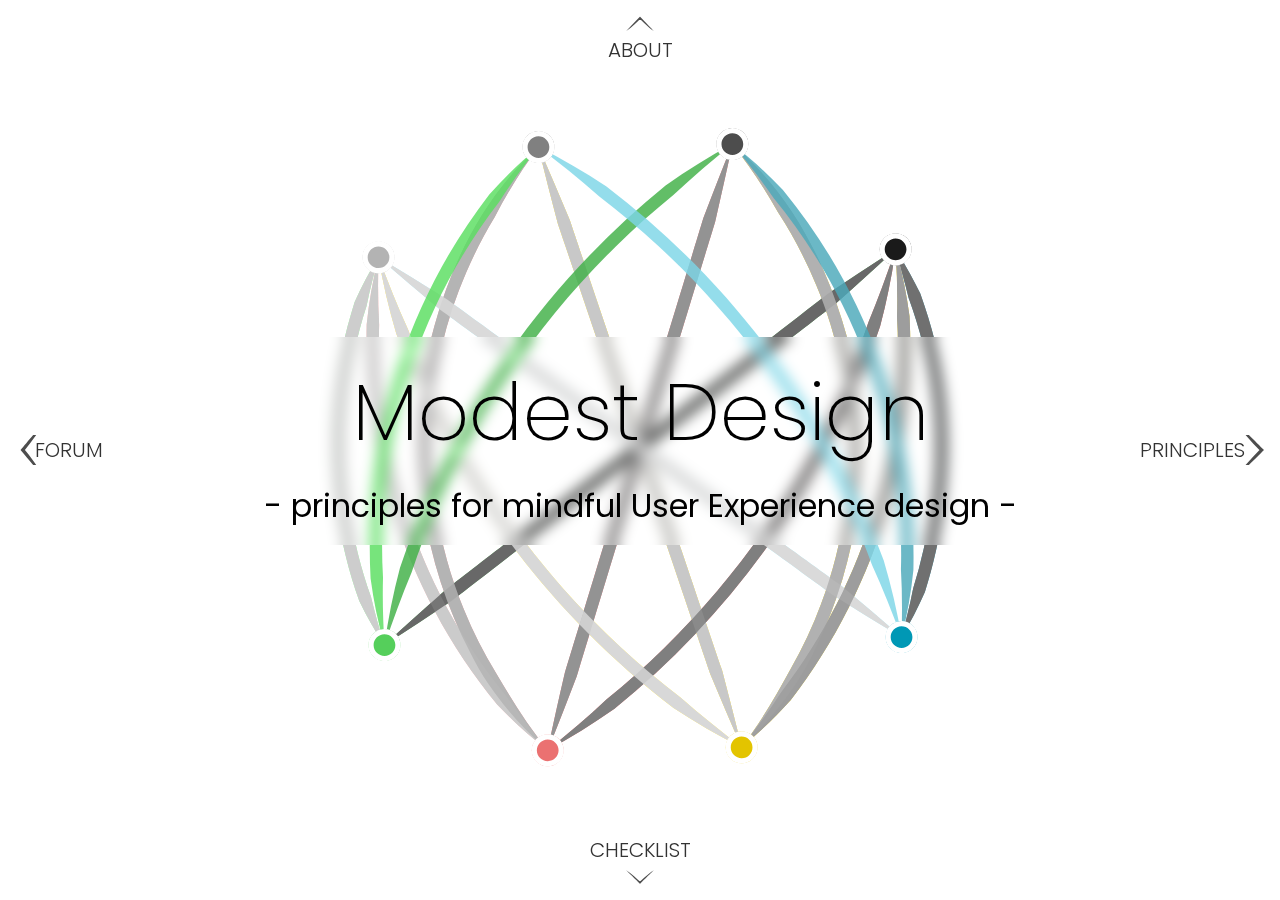
<file: index.html>
<!DOCTYPE html>
<html lang="en">
  <head>
    <meta charset="UTF-8">
    <meta name="viewport" content="width=device-width, initial-scale=1.0">
    <title>Modest Design</title>
    <link rel="stylesheet" href="./style.css">
    <link rel="icon" href="./img/mdIcon.svg" type="image/x-icon">
    <link rel="preconnect" href="https://fonts.googleapis.com">
<link rel="preconnect" href="https://fonts.gstatic.com" crossorigin>
<link href="https://fonts.googleapis.com/css2?family=Poppins:ital,wght@0,100;0,200;0,300;0,400;0,500;0,600;0,700;0,800;0,900;1,100;1,200;1,300;1,400;1,500;1,600;1,700;1,800;1,900&display=swap" rel="stylesheet">
  </head>
  <body>
    <main class="home">
        <div>
            <h1>Modest Design</h1>
            <h2>- principles for mindful User Experience design -</h2>
        </div>
    </main>
    <a class="nav" id="arrow-up" href="about.html">About</a>
    <a class="nav" id="arrow-down" href="checklist.html">Checklist</a>
    <a class="nav" id="arrow-right" href="principles.html">Principles</a>
    <a class="nav" id="arrow-left" href="/forum">Forum</a>
    <script>
    </script>
  </body>
</html>
</file>
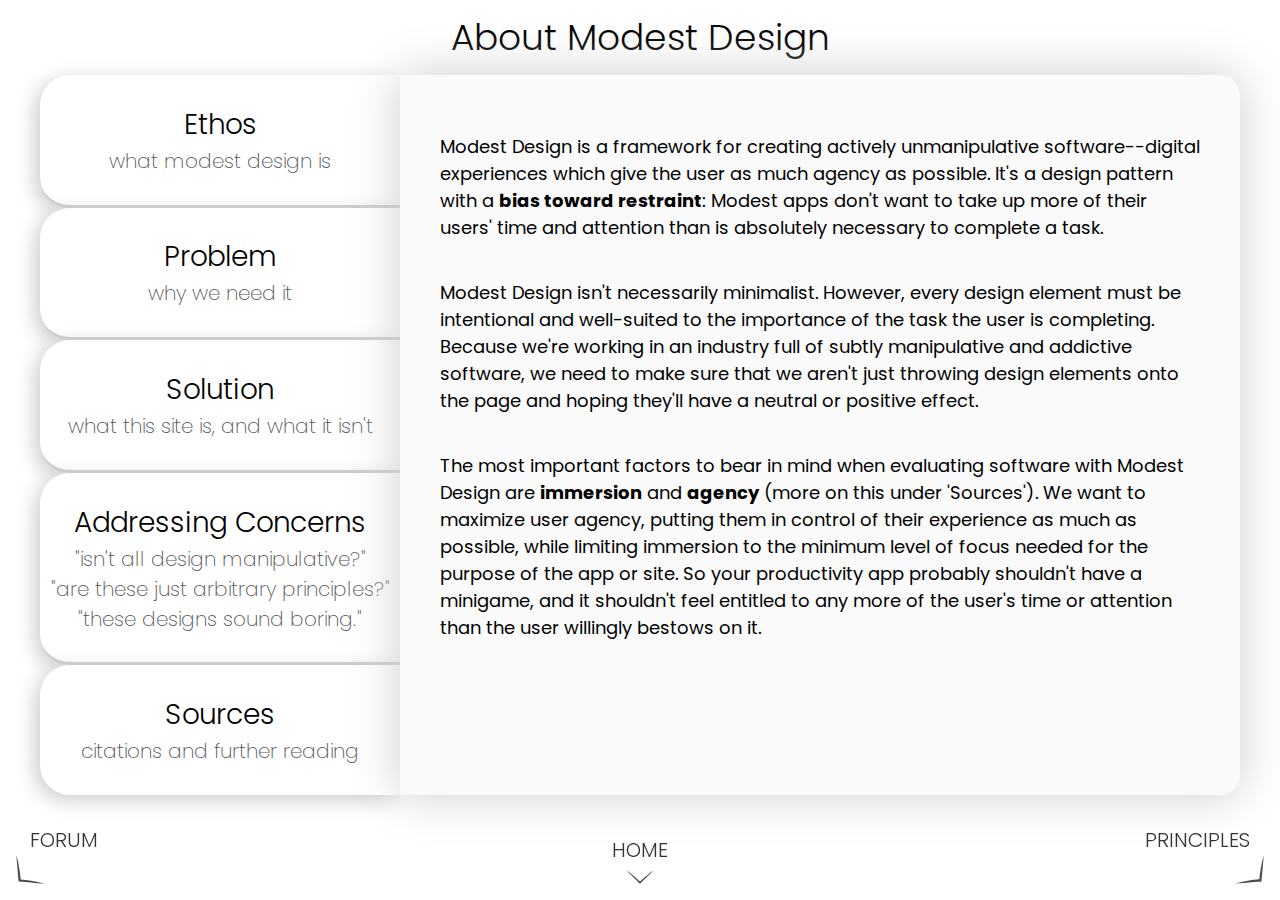
<file: about.html>
<!DOCTYPE html>
<html lang="en">
  <head>
    <meta charset="UTF-8">
    <meta name="viewport" content="width=device-width, initial-scale=1.0">
    <title>Modest Design</title>
    <link rel="stylesheet" href="./style.css">
    <link rel="icon" href="./img/mdIcon.svg" type="image/x-icon">
    <link rel="preconnect" href="https://fonts.googleapis.com">
      <link rel="preconnect" href="https://fonts.gstatic.com" crossorigin>
      <link href="https://fonts.googleapis.com/css2?family=Poppins:ital,wght@0,100;0,200;0,300;0,400;0,500;0,600;0,700;0,800;0,900;1,100;1,200;1,300;1,400;1,500;1,600;1,700;1,800;1,900&display=swap" rel="stylesheet">
  </head>
  <body class="about">
    <main>
        <h1>About Modest Design</h1>
        <div class="about-card">
          <div class="left-column">
            <div class="about-heading"><h2>Ethos</h2> <h3>What modest design is</h3> </div>
            <div class="about-heading"><h2>Problem</h2> <h3>Why we need it</h3></div>
            <div class="about-heading"><h2>Solution</h2> <h3>What this site is, and what it isn't</h3></div>
            <div class="about-heading"><h2>Addressing Concerns</h2><h3>"Isn't all design manipulative?"</h3><h3>"Are these just arbitrary principles?"</h3><h3>"These designs sound boring."</h3></div>
            <div class="about-heading"><h2>Sources</h2> <h3>citations and further reading</h3></div>
            
          </div>
          <div class="right-column">
            <div class="about-content active">
              <p>Modest Design is a framework for creating actively unmanipulative software--digital experiences which give the user as much agency as possible. It's a design pattern with a <b>bias toward restraint</b>: Modest apps don't want to take up more of their users' time and attention than is absolutely necessary to complete a task.</p>
              <p>Modest Design isn't necessarily minimalist. However, every design element must be intentional and well-suited to the importance of the task the user is completing. Because we're working in an industry full of subtly manipulative and addictive software, we need to make sure that we aren't just throwing design elements onto the page and hoping they'll have a neutral or positive effect.</p>
              <p>The most important factors to bear in mind when evaluating software with Modest Design are <b>immersion</b> and <b>agency</b> (more on this under 'Sources'). We want to maximize user agency, putting them in control of their experience as much as possible, while limiting immersion to the minimum level of focus needed for the purpose of the app or site. So your productivity app probably shouldn't have a minigame, and it shouldn't feel entitled to any more of the user's time or attention than the user willingly bestows on it.</p>
            </div>
            <div class="about-content">
                <p><b>The software we use every day is bad for us, and UX is a large part of the problem.</b> A <a href="https://www.reviews.org/mobile/cell-phone-addiction/." target="_blank">2022 poll</a> indicates that 47% of Americans consider themselves addicted to their cell phones. Use of digital devices has been linked to eye strain, insomnia, anxiety, depression, lack of focus, and decreased attention spans.</p>
                <p>UX researchers have done a lot of work to identify the causes of these effects. The <a href="https://darkpatterns.uxp2.com/" target="_blank">UXP2 Lab</a> lists five major types of deceptive "dark patterns" in UX, while Harry Brignull, who coined the term, identifies <a href="https://deceptive.design/types" target="_blank">16 types of deceptive design</a> and even maintains a <a href="https://www.deceptive.design/hall-of-shame" target="_blank">"hall of shame"</a> for the most flagrant abuses. Similarly, Chris Nodder writes about the <a href="https://evilbydesign.info/" target="_blank">"Seven Deadly Sins" of interaction design.</a> In short, we know it's a problem, and we're always finding new and inventive abuses of UX design.</p>
                <p>Itentifying the problem is an important first step, but our growing lists of design patterns to avoid isn't going to help us design for our users' well-being so long as what constitutes "good design" is decided by for-profit companies who just want to keep their users' eyes glued to their screens.</p>
                <p>That's where Modest Design comes in. It is an attempt to provide a positive list of qualities for mindful UX design so that we can set a new standard for design that doesn't impose on its users.</p>
            </div>
            <div class="about-content">
                <p>More than anything, this website is meant to start a conversation.</p>
                <p>Good design tends to go unnoticed, because it doesn't draw attention to itself--this is doubly true for Modest Design. This site is a place to identify, admire, and emulate software interfaces which do exactly what they're meant to do, nothing more. So, please, if you have an example of Modest Design you've encountered out in the wild, share it in the forum.</p>
                <p>And if you disagree about what Modest Design is or should be, share that, too! Finding better ways to talk about healthier software design will require input from within the industry and outside it, from everyone involved with these applications--from their design, to their deployment, to their everyday use. </p>
                <p>These principles aren't backed by research or user testimonies--yet. One of the biggest ways you can advance these principles is by trying them out and seeing what happens. Consider using these principles to create modest versions of all the apps that tend to keep you glued to the screen and report back on whether it changes your screen time. Use the checklist to evaluate your current project and see if it corresponds with user feedback. Go a month only using apps you consider to be modest and see how it affects your mental health. Put these ideas to the test! Then, whatever the result, come back here and talk about it.</p>
            </div>
            <div class="about-content">
                <h4>Isn't all design manipulative?</h4>
                <p>If you want to be cynical about it, maybe. But there are lots of examples of design affecting people in positive ways. If you've ever sat in an office with lots of natural lighting, or taken in the calming art prints and color palettes of a therapist's office, or listened to a playlist of music curated for focus, your mood and thoughts have been influenced by design. Should we write all that off as "manipulative?" </p>

                <p>All design influences its users--that's a fundamental principle in UX. But this project is based in the notion that not all influence needs to be manipulative. Influencing each other is just what humans do, and influence on its own is not necessarily a bad thing.</p>

                <p>So where is the line between influence and manipulation?There are a lot of different answers out there, but for our purposes we'll say that <b>influence becomes manipulation when its effectiveness depends on  limiting the agency and/or awareness of the person being influenced.</b></p>
                
                <h4>Are these just arbitrary principles?</h4>
                
                <p>Yes, to an extent. There's no definitive metric for defining the goodness of a piece of software, and there's no scientific research to show that the sixteen principles presented here are the most important qualities for mindful software design.</p>

                <p>However, this set of principles was chosen thoughtfully so that it could cover as many of the pitfalls that lead to manipulative design practices as possible. At the same time, they need to be clear, organized, and useful categories in order to help us talk more directly about the rather abstract idea of mindful software.</p>

                <p>Each principle combines one thing which software <i>does</i> (an affordance) with one thing it <i>should be</i>  (a virtue). The result is a sort of ideal quality we can use to talk about *how* the software affects its users ("This app is spatially imbalanced," for instance, or "the participatory features of this website aren't very accessible"). The affordances are pulled from the work of Janet Murray, a digital media scholar (see 'Sources'), while the virtues were carefully chosen as part of this project. They aren't meant to be definitive; they're meant to be a helpful tool for designers and a way to spark conversation in the UX industry about what makes software good for its users. </p>
                
                <p>If you have strong opinions on the qualities I've selected for this list, and if you'd care to do some conversation-starting of your own, consider <a href="/forum">creating a discussion thread </a> here.</p>
                
                <h4>These designs sound boring.</h4>
                
                <p>They might be. They're certainly not going to go out of their way to entertain users, assuming their purpose is something other than entertainment. But they're boring in the way that the navigation system in your car should be boring, or the computer display in an operating room is boring--the kind of boring which acknowledges that you have more important things to pay attention to right now.</p>
            </div>
            <div class="about-content">
              <p>Content block #5: sources</p>
            </div>
            <div class="about-content">
              <p>This is the about-content for Heading 6</p>
            </div>
          </div>
        </div>

    </main>
    <a class="nav" id="arrow-down" href="index.html">Home</a>
    <a class="nav" id="arrow-dr" href="principles.html">Principles</a>
    <a class="nav" id="arrow-dl" href="/forum">Forum</a>

    <script>
        const headings = document.querySelectorAll('.about-heading');
        const contents = document.querySelectorAll('.about-content');

        headings.forEach((heading, index) => {
          heading.addEventListener('click', () => {
            removeActiveClasses();
            heading.classList.add('active');
            contents[index].classList.add('active');
          });
        });

        function removeActiveClasses() {
          headings.forEach((heading) => {
            heading.classList.remove('active');
          });
          contents.forEach((content) => {
            content.classList.remove('active');
          });
        } 
    </script>
  </body>
</html>
</file>
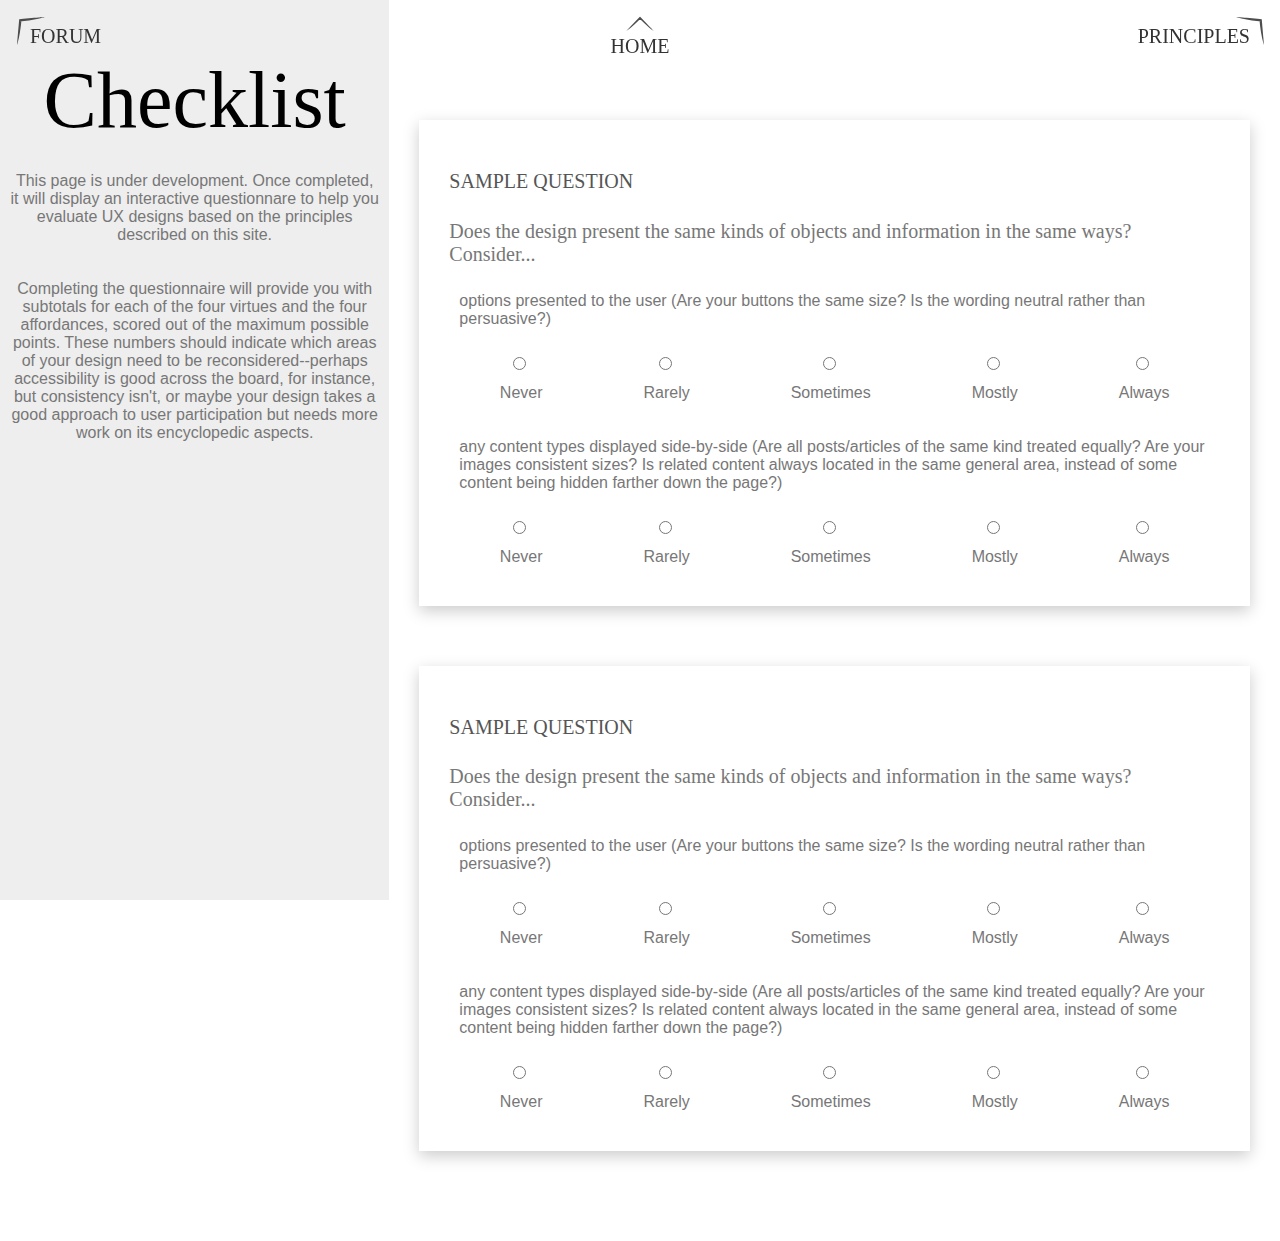
<file: checklist.html>
<!DOCTYPE html>
<html lang="en">
  <head>
    <meta charset="UTF-8">
    <meta name="viewport" content="width=device-width, initial-scale=1.0">
    <title>Modest Design</title>
    <link rel="stylesheet" href="./style.css">
    <link rel="icon" href="./img/mdIcon.svg" type="image/x-icon">
  </head>
  <body>
    <main class="checklist">
        <div class="col">
        <h1>Checklist</h1>
        <p>This page is under development. Once completed, it will display an interactive questionnare to help you evaluate UX designs based on the principles described on this site.</p>
        <p>Completing the questionnaire will provide you with subtotals for each of the four virtues and the four affordances, scored out of the maximum possible points. These numbers should indicate which areas of your design need to be reconsidered--perhaps accessibility is good across the board, for instance, but consistency isn't, or maybe your design takes a good approach to user participation but needs more work on its encyclopedic aspects.</p>
        </div>
        <div class="questionnaire">
            <div class="question-set">
            <h3>Sample Question</h3>
            <div><h4>Does the design present the same kinds of objects and information in the same ways? Consider... </h4>
                <p>options presented to the user (Are your buttons the same size? Is the wording neutral rather than persuasive?)</p>
                <div class="options">
                    <div class="radio-input">
                        <input type="radio" id="cons-opt-never" name="cons-opt" value="never">
                        <label for="cons-opt-never">Never</label>
                    </div><div class="radio-input">
                        <input type="radio" id="cons-opt-rarely" name="cons-opt" value="rarely">
                        <label for="cons-opt-rarely">Rarely</label>
                    </div><div class="radio-input">
                        <input type="radio" id="cons-opt-sometimes" name="cons-opt" value="sometimes">
                        <label for="cons-opt-sometimes">Sometimes</label>
                    </div><div class="radio-input">
                        <input type="radio" id="cons-opt-most" name="cons-opt" value="most">
                        <label for="cons-opt-most">Mostly</label>
                    </div><div class="radio-input">
                        <input type="radio" id="cons-opt-always" name="cons-opt" value="always">
                        <label for="cons-opt-always">Always</label>
                    </div>
                </div>
                <p>any content types displayed side-by-side (Are all posts/articles of the same kind treated equally? Are your images consistent sizes? Is related content always located in the same general area, instead of some content being hidden farther down the page?)</p>
                    <div class="options">
                    <div class="radio-input">
                        <input type="radio" id="cons-cont-never" name="cons-cont" value="never">
                        <label for="cons-cont-never">Never</label>
                    </div><div class="radio-input">
                        <input type="radio" id="cons-cont-rarely" name="cons-cont" value="rarely">
                        <label for="cons-cont-rarely">Rarely</label>
                    </div><div class="radio-input">
                        <input type="radio" id="cons-cont-sometimes" name="cons-cont" value="sometimes">
                        <label for="cons-cont-sometimes">Sometimes</label>
                    </div><div class="radio-input">
                        <input type="radio" id="cons-cont-most" name="cons-cont" value="most">
                        <label for="cons-cont-most">Mostly</label>
                    </div><div class="radio-input">
                        <input type="radio" id="cons-cont-always" name="cons-cont" value="always">
                        <label for="cons-cont-always">Always</label>
                    </div>
                </div>
            </div>
            </div>
            <div class="question-set">
            <h3>Sample Question</h3>
            <div><h4>Does the design present the same kinds of objects and information in the same ways? Consider... </h4>
                <p>options presented to the user (Are your buttons the same size? Is the wording neutral rather than persuasive?)</p>
                <div class="options">
                    <div class="radio-input">
                        <input type="radio" id="cons-opt-never" name="cons-opt" value="never">
                        <label for="cons-opt-never">Never</label>
                    </div><div class="radio-input">
                        <input type="radio" id="cons-opt-rarely" name="cons-opt" value="rarely">
                        <label for="cons-opt-rarely">Rarely</label>
                    </div><div class="radio-input">
                        <input type="radio" id="cons-opt-sometimes" name="cons-opt" value="sometimes">
                        <label for="cons-opt-sometimes">Sometimes</label>
                    </div><div class="radio-input">
                        <input type="radio" id="cons-opt-most" name="cons-opt" value="most">
                        <label for="cons-opt-most">Mostly</label>
                    </div><div class="radio-input">
                        <input type="radio" id="cons-opt-always" name="cons-opt" value="always">
                        <label for="cons-opt-always">Always</label>
                    </div>
                </div>
                <p>any content types displayed side-by-side (Are all posts/articles of the same kind treated equally? Are your images consistent sizes? Is related content always located in the same general area, instead of some content being hidden farther down the page?)</p>
                    <div class="options">
                    <div class="radio-input">
                        <input type="radio" id="cons-cont-never" name="cons-cont" value="never">
                        <label for="cons-cont-never">Never</label>
                    </div><div class="radio-input">
                        <input type="radio" id="cons-cont-rarely" name="cons-cont" value="rarely">
                        <label for="cons-cont-rarely">Rarely</label>
                    </div><div class="radio-input">
                        <input type="radio" id="cons-cont-sometimes" name="cons-cont" value="sometimes">
                        <label for="cons-cont-sometimes">Sometimes</label>
                    </div><div class="radio-input">
                        <input type="radio" id="cons-cont-most" name="cons-cont" value="most">
                        <label for="cons-cont-most">Mostly</label>
                    </div><div class="radio-input">
                        <input type="radio" id="cons-cont-always" name="cons-cont" value="always">
                        <label for="cons-cont-always">Always</label>
                    </div>
                </div>
            </div>
            </div>
        </div>
            
    </main>
    <a class="nav" id="arrow-up" href="index.html">Home</a>
    <a class="nav" id="arrow-ur" href="principles.html">Principles</a>
    <a class="nav" id="arrow-ul" href="/forum">Forum</a>
    <script>
    </script>
  </body>
</html>
</file>
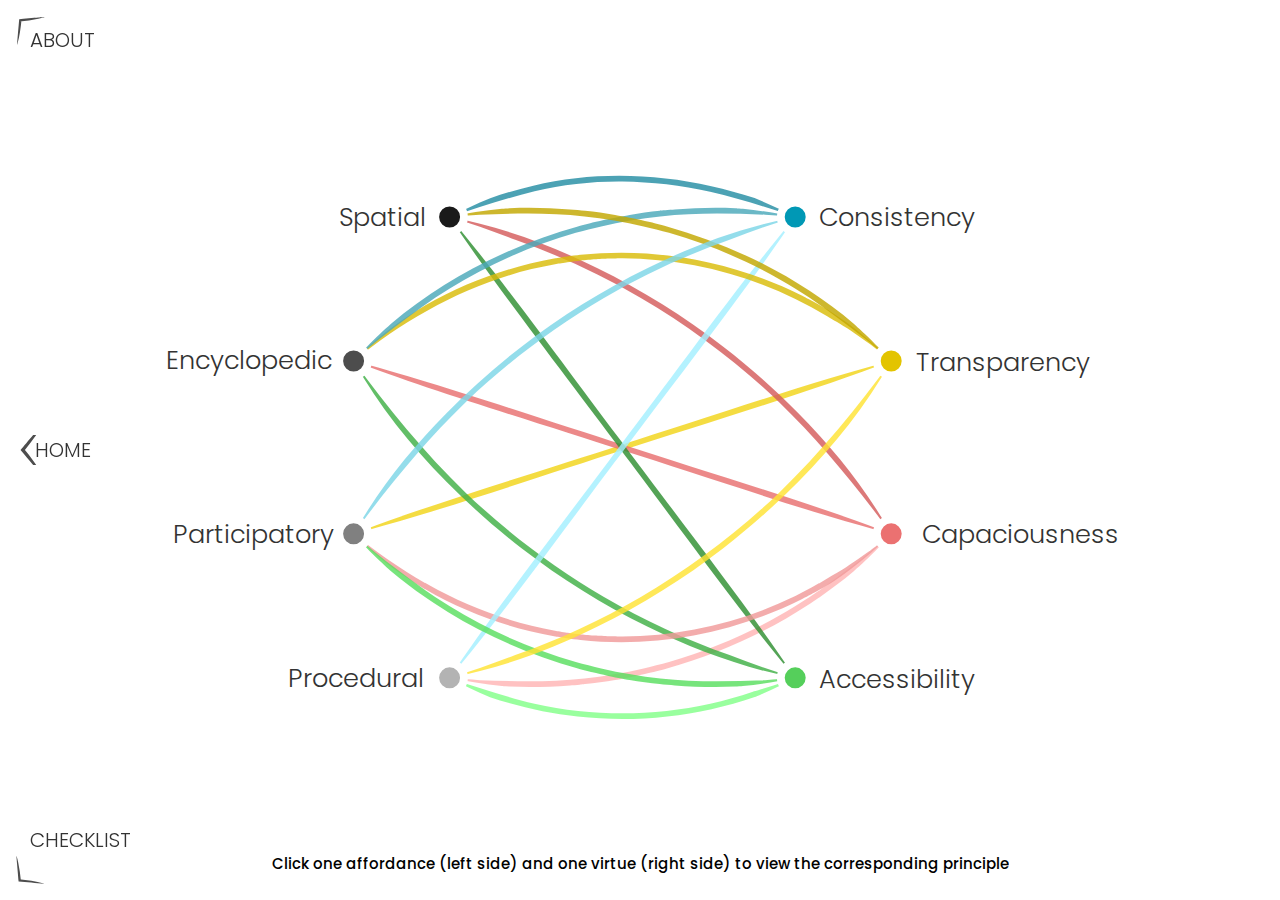
<file: principles.html>
<!DOCTYPE html>
<html lang="en">
  <head>
    <meta charset="UTF-8">
    <meta name="viewport" content="width=device-width, initial-scale=1.0">
    <title>Modest Design</title>
    <link rel="stylesheet" href="./style.css">
    <link rel="icon" href="./img/mdIcon.svg" type="image/x-icon">
      <link rel="preconnect" href="https://fonts.googleapis.com">
      <link rel="preconnect" href="https://fonts.gstatic.com" crossorigin>
      <link href="https://fonts.googleapis.com/css2?family=Poppins:ital,wght@0,100;0,200;0,300;0,400;0,500;0,600;0,700;0,800;0,900;1,100;1,200;1,300;1,400;1,500;1,600;1,700;1,800;1,900&display=swap" rel="stylesheet">
  </head>
  <body>
    <main>
        <div id="md-chart" class="md-chart">
            <h2 class="chart-caption">Click one affordance (left side) and one virtue (right side) to view the corresponding principle</h2>
            <svg id="Layer_1" data-name="Layer 1" xmlns="http://www.w3.org/2000/svg" viewBox="0 0 1800 1008">
              <g>
                <g style="opacity: .82;">
                  <path d="m632.25067,189.02138c18.62006-9.61127,37.60095-18.57906,57.10828-26.51051,19.89789-6.77232,40.09167-12.75597,60.59344-17.51735,81.98808-19.60392,168.34678-17.56341,250.39792.64597,20.53079,4.56752,40.82864,10.17793,60.79178,16.80108,19.59143,7.73669,38.69836,16.57565,57.1106,26.58081-39.41246-13.7127-79.08179-26.0231-119.6378-35.5734-40.51668-9.11943-81.99678-13.71478-123.50081-14.37385-41.30853-.43637-83.12797,4.22049-123.34423,13.71031-40.50995,9.83587-79.76077,23.49961-119.51917,36.23694h0Z" style="fill: #248da3;"/>
                </g>
                <g style="opacity: .82;">
                  <path d="m632.25067,837.02405c14.69216,5.47279,29.50809,10.59794,44.49195,15.17611,24.89429,7.36246,49.47415,15.84619,74.93192,21.172,60.73294,13.58622,123.87911,16.99134,185.73751,10.19243,41.28569-4.46292,82.03924-13.68845,121.37044-26.97496-.00002-.00009,3.76744-1.01858,3.76744-1.01858l3.74194-1.10101c12.40476-3.64074,25.04044-7.68306,37.2038-12.0625,4.95098-1.69794,9.82794-3.58514,14.75701-5.38348-15.9679,8.95615-32.67753,17.03733-49.58947,24.1246-1.86515.79683-5.42741,2.29709-7.30689,3.01545-19.93823,6.76058-40.24017,12.44454-60.79022,17.01815-61.59055,13.84554-125.61133,17.13254-188.35572,10.37333-41.86015-4.64522-83.16897-13.91456-123.07671-27.35353-19.53689-7.84073-38.56002-16.84658-56.88301-27.178h0Z" style="fill: #82ff89;"/>
                </g>
                <g style="opacity: .82;">
                  <path d="m497.25009,634.52325c104.82866-40.84368,268.46893-89.61703,376.77744-125.30915,109.23704-34.27482,269.66119-89.52694,379.2244-117.69173-104.86782,40.73183-268.44872,89.67368-376.77614,125.30894-109.25538,34.21775-269.62803,89.64121-379.2257,117.69194h0Z" style="fill: #f2d418;"/>
                </g>
                <g style="opacity: .82;">
                  <path d="m632.25067,837.02405c13.64762,1.37958,28.56354,2.50394,42.25282,3.26805,49.13852,1.8332,98.51402,3.12681,147.46286-2.47785,27.38547-2.88729,56.2442-7.72237,83.08636-13.98398,11.41727-2.39691,24.42898-6.16109,35.74294-9.08889,62.37186-18.07831,122.58401-44.29081,177.77709-78.54114,27.10511-16.35846,52.3272-35.49655,77.52422-54.58628,13.66849-10.31824,28.26233-21.89289,41.20618-33.10891,5.4955-4.58467,10.73956-9.37356,15.95033-13.98197-5.73841,6.34877-12.205,13.41318-18.05933,19.47171-5.32471,5.37575-13.36637,13.47953-18.93274,18.67911-4.13637,4.00391-11.33102,10.47247-15.67926,14.42798-76.19517,63.8235-167.15444,109.91689-262.74144,136.69818-5.13505,1.34325-15.47121,4.11169-20.60513,5.45915-6.0323,1.50638-14.66604,3.25604-20.79086,4.69921-7.1575,1.76798-23.97901,4.64168-31.38756,6.07334-13.82038,2.17688-28.2802,4.31013-42.23557,5.7366.00006.0001-5.2948.60032-5.2948.60032,0,0-2.64746.29938-2.64746.29938-3.00555.25735-10.42764.82313-13.2792,1.0634-28.33146,2.22805-56.78922,2.71431-85.18797,1.67049l-5.31488-.41742s-2.65588-.21503-2.65588-.21503c0,0-2.65179-.28113-2.65179-.28113-24.40168-2.37186-49.58964-6.22059-73.53894-11.46429h0Z" style="fill: #ffb5b5;"/>
                </g>
                <g style="opacity: .82;">
                  <path d="m1253.25317,634.52325c-108.99391-27.88512-270.40528-83.59257-379.22574-117.69188-108.74934-35.79227-271.32189-84.36049-376.77624-125.30856,108.96058,27.99884,270.42201,83.53475,379.2247,117.69141,108.73093,35.84929,271.36146,84.24817,376.77728,125.30903h0Z" style="fill: #e86f6f;"/>
                </g>
                <g style="opacity: .82;">
                  <path d="m632.25067,189.02138c72.4415,13.55703,142.12197,39.30725,208.05692,72.04098,62.13404,30.57254,122.03191,67.86865,176.80066,110.22841,36.8344,28.38156,72.89862,60.41721,105.56311,93.58128,50.55231,50.91852,95.31346,107.09992,130.58089,169.65188-47.92899-65.60079-99.40762-129.01565-157.93516-185.45818-58.62125-55.99176-124.13053-105.4308-194.1425-146.27954-55.94601-32.56594-115.58966-60.28233-176.62601-81.74609-30.24083-11.91664-61.20684-22.52065-92.29791-32.01875h0Z" style="fill: #d45b5b;"/>
                </g>
                <g style="opacity: .82;">
                  <path d="m1118.25269,837.02405c-72.44161-13.55695-142.12196-39.3073-208.05698-72.04094-62.13399-30.57265-122.03196-67.86863-176.80066-110.22844-36.83446-28.38153-72.89858-60.41723-105.56311-93.58128-50.55236-50.91856-95.31333-107.09988-130.58092-169.65185,47.92902,65.60083,99.40772,129.01548,157.93512,185.45821,58.62141,55.99162,124.13056,105.43082,194.14262,146.27948,55.94597,32.56604,115.58958,60.2823,176.62595,81.7461,30.24085,11.91665,61.20686,22.52071,92.29797,32.01872h0Z" style="fill: #3fb045;"/>
                </g>
                <g style="opacity: .82;">
                  <path d="m632.25067,189.02138c74.17571,87.55784,175.74135,229.04861,246.20145,321.60108,69.42886,93.90014,176.05594,230.21884,239.8,326.40045-74.08273-87.63124-175.78838-229.01103-246.20087-321.59996-69.38088-93.9361-176.15311-230.15003-239.80058-326.40157h0Z" style="fill: #2e8f31;"/>
                </g>
                <g style="opacity: .82;">
                  <path d="m497.25009,634.52325c73.22489,59.8379,158.15708,106.80554,250.30516,129.27621,11.33047,2.69944,23.21982,5.12288,34.69783,7.22469,1.6615.29335,13.89392,2.15762,15.91697,2.49725,5.82942.85794,13.28825,1.65431,19.18234,2.41396,4.05214.37468,14.98497,1.36124,19.25765,1.72212,4.46711.26417,15.03918.78507,19.30787,1.02341,3.94772.05219,15.20595.28183,19.33381.34294,100.8505-.6809,201.83577-29.00858,288.00999-81.50165,4.35062-2.75634,9.45392-5.62921,13.88015-8.20209,4.73681-2.91391,9.58062-6.00357,13.69416-8.54169,4.10946-2.55592,6.92658-4.64481,10.7622-7.15278,6.62243-4.30033,14.78304-10.36169,21.17387-14.89324-.00011.00004,10.26917-7.90474,10.26917-7.90474,0,0,5.15515-3.94269,5.15515-3.94269,4.80911-3.91366,10.59855-8.72608,15.05691-12.36174-24.40664,24.59477-51.23379,47.03154-80.24771,66.43132-6.06161,4.13394-15.99882,9.5811-22.47584,13.38076-2.57531,1.43703-12.16094,6.57009-14.37295,7.79207-1.62113.8375-7.01116,3.51681-8.76073,4.4131-95.50073,47.56052-204.61783,68.79984-310.8942,57.34965-5.92514-.77718-13.56151-1.56641-19.46653-2.44955-.00003-.00007-12.92282-2.02619-12.92282-2.02619,0,0-3.23035-.50842-3.23035-.50842-11.63375-2.13059-23.71324-4.59013-35.21029-7.33216-92.76542-22.85143-181.55207-68.1558-248.42182-137.05053h0Z" style="fill: #f09a9a;"/>
                </g>
                <g style="opacity: .82;">
                  <path d="m1118.25269,189.02138c-63.28641,95.72484-170.67905,232.84533-239.80062,326.40172-70.70405,92.94378-171.71436,233.47497-246.20045,321.60009,63.38286-95.65607,170.62983-232.87993,239.79971-326.40075,70.75205-92.90775,171.62116-233.54903,246.20137-321.60106h0Z" style="fill: #a3efff;"/>
                </g>
                <g style="opacity: .82;">
                  <path d="m497.25009,391.52222c66.87533-68.89645,155.65289-114.19777,248.42197-137.05049,11.49708-2.73894,23.5625-5.20198,35.21017-7.33207,1.76377-.24209,14.04331-2.23073,16.15329-2.53463,5.91617-.86969,13.48422-1.68095,19.46633-2.44961,106.27796-11.44998,215.39184,9.78879,310.89421,57.34945-.00008.00017,5.84038,2.94207,5.84038,2.94207,0,0,2.92017,1.47113,2.92017,1.47113,4.01831,2.14696,10.74017,5.84019,14.37353,7.79219,38.07,21.03748,72.1555,49.3042,102.72316,79.81179-3.71955-3.10067-11.56083-9.45764-15.05669-12.36141-2.93313-2.27038-12.29659-9.40764-15.42445-11.84755-6.41723-4.53595-14.7415-10.7237-21.17434-14.89323-3.47999-2.26895-7.35546-5.04992-10.76213-7.15286-2.66322-1.61471-11.44045-7.17175-13.69423-8.54169-4.34703-2.56968-9.66748-5.48357-13.87974-8.20159-86.17372-52.49341-187.15982-80.82115-288.00998-81.5025-4.0396.09658-15.37075.25638-19.33364.34344-4.33792.19727-14.90279.80688-19.30841,1.02328-4.04407.42094-15.2312,1.27014-19.25713,1.72227-5.8368.76606-13.36489,1.54433-19.18231,2.41382-.00003.00007-12.73398,1.99682-12.73398,1.99682l-3.18323.50037c-11.46367,2.10064-23.36779,4.52434-34.69735,7.22553-92.15315,22.47148-177.07358,69.43554-250.30561,129.2755h0Z" style="fill: #d9bc09;"/>
                </g>
                <g style="opacity: .82;">
                  <path d="m1118.25269,189.02138c-13.64768-1.37952-28.56357-2.50394-42.25288-3.26799-49.13853-1.83332-98.51404-3.12676-147.46286,2.47782-27.38551,2.88732-56.24418,7.72238-83.08636,13.98398-11.41723,2.39695-24.42895,6.16104-35.74288,9.08888-62.37193,18.07833-122.58405,44.29092-177.77722,78.54117-27.10503,16.3584-52.32714,35.49665-77.52416,54.58625-13.66846,10.31826-28.26229,21.8929-41.20612,33.10894-5.49557,4.58465-10.73963,9.37353-15.95042,13.98197,5.73846-6.34872,12.20496-13.41327,18.05943-19.47171,5.32465-5.37581,13.36634-13.47959,18.93274-18.67914,4.13627-4.00396,11.331-10.47244,15.6792-14.42795,76.19516-63.82345,167.15441-109.91695,262.74144-136.69818,5.13505-1.34327,15.47121-4.11172,20.60513-5.45916,6.03227-1.50633,14.66606-3.256,20.79086-4.69918,7.15755-1.76802,23.97898-4.64167,31.38756-6.07337,13.82044-2.17685,28.28016-4.31012,42.23557-5.73659-.00006-.0001,5.2948-.60035,5.2948-.60035,0,0,2.64746-.29936,2.64746-.29936,3.00555-.25738,10.42764-.82314,13.2792-1.06341,28.33146-2.22803,56.78922-2.71427,85.18803-1.67047,0,0,5.31482.4174,5.31482.4174l2.65588.21503s2.65173.28114,2.65173.28114c24.40171,2.37183,49.58973,6.22066,73.53906,11.46426h0Z" style="fill: #4aa8ba;"/>
                </g>
                <g style="opacity: .82;">
                  <path d="m632.25067,189.02138c23.95927-5.24098,49.1239-9.09603,73.53896-11.46413,2.80334-.35235,7.73246-.66772,10.62243-.91374,28.39885-1.04377,56.85661-.55753,85.18815,1.67054,6.35455.49115,15.01686,1.161,21.22143,1.96307,13.98489,1.43943,28.40194,3.55706,42.23561,5.7368,7.54387,1.43603,24.20853,4.32231,31.38752,6.07334,6.17635,1.48668,14.73109,3.19479,20.79091,4.69913,5.13653,1.37769,15.46982,4.08605,20.60473,5.45956,95.58823,26.78108,186.54526,72.87369,262.74226,136.69711,3.73784,3.46486,11.91135,10.7032,15.67872,14.42843,5.33316,5.01955,13.75663,13.39994,18.93278,18.67925,5.94178,6.12097,12.35708,13.16682,18.05914,19.47161-4.92983-4.46083-11.04067-9.80547-15.94989-13.98172-12.95728-11.22106-27.51529-22.78214-41.20615-33.10955-25.19809-19.08944-50.41832-38.22713-77.52469-54.58571-55.19007-34.2489-115.40696-60.46451-177.77705-78.54097-11.32102-2.92767-24.31751-6.68829-35.7428-9.08918-26.84603-6.26062-55.69377-11.09536-83.08636-13.98402-48.9494-5.60421-98.32243-4.31106-147.46296-2.47793-13.62774.77608-28.66449,1.87748-42.25274,3.26811h0Z" style="fill: #c2a700;"/>
                </g>
                <g style="opacity: .82;">
                  <path d="m1118.25269,837.02405c-23.95929,5.24101-49.12399,9.09607-73.53909,11.46416-2.8033.35233-7.73238.66771-10.62231.91374-28.39891,1.0438-56.85667.55753-85.18822-1.67056-6.35592-.49127-15.0154-1.16087-21.22143-1.96304-13.98492-1.43946-28.40189-3.55706-42.23561-5.73681-7.5439-1.436-24.20848-4.32232-31.38752-6.0733-6.17634-1.48669-14.73113-3.19479-20.79091-4.69916-5.13651-1.37773-15.4698-4.08608-20.60473-5.45955-95.58827-26.78115-186.54524-72.87367-262.74226-136.69711-3.73781-3.46488-11.91141-10.70312-15.67866-14.42846-5.33316-5.01952-13.7567-13.39986-18.93278-18.67922-5.94185-6.12091-12.35708-13.16688-18.05923-19.47161,4.92988,4.46082,11.04071,9.80546,15.94998,13.98172,12.95725,11.22106,27.51523,22.78214,41.20609,33.10952,25.19803,19.08942,50.41834,38.22713,77.52463,54.58574,55.19014,34.24885,115.40698,60.46457,177.77718,78.54094,11.321,2.92767,24.31747,6.68831,35.74274,9.0892,26.84603,6.26062,55.69373,11.09537,83.08636,13.98402,48.94937,5.60429,98.32242,4.31098,147.46297,2.47796,13.62776-.77612,28.6645-1.8775,42.2528-3.26817h0Z" style="fill: #59de5f;"/>
                </g>
                <g style="opacity: .82;">
                  <path d="m1118.25269,189.02138c-31.09066,9.49779-62.05817,20.10272-92.29797,32.01874-61.02581,21.45907-120.68522,49.18136-176.62605,81.74597-70.00794,40.84586-135.52612,90.29157-194.14192,146.28019-58.5288,56.44408-110.00233,119.85184-157.93718,185.45655,35.28133-62.56647,80.01812-118.71848,130.58322-169.65019,32.68535-33.18088,68.71537-65.1896,105.56241-93.58179,54.76579-42.35775,114.6702-79.65872,176.80024-110.22939,65.93251-32.73115,135.61899-58.4849,208.05726-72.04007h0Z" style="fill: #7cd5e6;"/>
                </g>
                <g style="opacity: .82;">
                  <path d="m632.25067,837.02405c31.09066-9.49774,62.05813-20.10271,92.2979-32.01871,61.0258-21.45903,120.68526-49.18139,176.62612-81.74598,70.00789-40.84585,135.52606-90.2915,194.1418-146.28012,58.5288-56.44405,110.00244-119.85185,157.93721-185.45658-35.28119,62.56638-80.01815,118.7186-130.58318,169.65016-32.68528,33.18094-68.71538,65.1896-105.56241,93.58179-54.76579,42.35779-114.67021,79.65874-176.80024,110.22942-65.93246,32.73115-135.61906,58.48491-208.0572,72.04003h0Z" style="fill: #ffe333;"/>
                </g>
                <g>
                  <circle cx="497.25008" cy="391.52223" r="20.25008" style="fill: #4d4d4d; stroke: #fff; stroke-miterlimit: 10; stroke-width: 11px;"/>
                  <circle cx="632.25065" cy="189.02138" r="20.25008" style="fill: #1a1a1a; stroke: #fff; stroke-miterlimit: 10; stroke-width: 11px;"/>
                  <circle cx="632.25065" cy="837.02408" r="20.25008" style="fill: #b3b3b3; stroke: #fff; stroke-miterlimit: 10; stroke-width: 11px;"/>
                  <circle cx="497.25008" cy="634.52324" r="20.25008" style="fill: gray; stroke: #fff; stroke-miterlimit: 10; stroke-width: 11px;"/>
                </g>
                <g>
                  <circle cx="1253.25323" cy="391.52223" r="20.25008" style="fill: #e3c400; stroke: #fff; stroke-miterlimit: 10; stroke-width: 11px;"/>
                  <circle cx="1118.25267" cy="189.02138" r="20.25008" style="fill: #0098b5; stroke: #fff; stroke-miterlimit: 10; stroke-width: 11px;"/>
                  <circle cx="1118.25267" cy="837.02408" r="20.25008" style="fill: #55cf5b; stroke: #fff; stroke-miterlimit: 10; stroke-width: 11px;"/>
                  <circle cx="1253.25323" cy="634.52324" r="20.25008" style="fill: #eb7171; stroke: #fff; stroke-miterlimit: 10; stroke-width: 11px;"/>
                </g>
              </g>
              <g>
                <text id="spatial-btn" class="aff-btn" transform="translate(477 202.34595)" style="fill: #333; font-family: Poppins-ExtraLight, Poppins; font-size: 36px; font-weight: 300;"><tspan x="0" y="0">Spatial</tspan></text>
                <text id="transparency-btn" class="vir-btn" transform="translate(1287.91602 405)" style="fill: #333; font-family: Poppins-ExtraLight, Poppins; font-size: 36px; font-weight: 300;"><tspan x="0" y="0">Transparency</tspan></text>
                <text id="capaciousness-btn" class="vir-btn" transform="translate(1296 648)" style="fill: #333; font-family: Poppins-ExtraLight, Poppins; font-size: 36px; font-weight: 300;"><tspan x="0" y="0">Capaciousness</tspan></text>
                <text id="accessibility-btn" class="vir-btn" transform="translate(1152 851.3457)" style="fill: #333; font-family: Poppins-ExtraLight, Poppins; font-size: 36px; font-weight: 300;"><tspan x="0" y="0">Accessibility</tspan></text>
                <text id="consistency-btn" class="vir-btn" transform="translate(1152 201.34595)" style="fill: #333; font-family: Poppins-ExtraLight, Poppins; font-size: 36px; font-weight: 300;"><tspan x="0" y="0">Consistency</tspan></text>
                <text id="encyclopedic-btn" class="aff-btn"transform="translate(234 403.34595)" style="fill: #333; font-family: Poppins-ExtraLight, Poppins; font-size: 36px; font-weight: 300;"><tspan x="0" y="0">Encyclopedic</tspan></text>
                <text id="participatory-btn" class="aff-btn" transform="translate(242.96069 648)" style="fill: #333; font-family: Poppins-ExtraLight, Poppins; font-size: 36px; font-weight: 300;"><tspan x="0" y="0">Participatory</tspan></text>
                <text id="procedural-btn" class="aff-btn" transform="translate(405 849.3457)" style="fill: #333; font-family: Poppins-ExtraLight, Poppins; font-size: 36px; font-weight: 300;"><tspan x="0" y="0">Procedural</tspan></text>
              </g>

            </svg>
        </div>
        <div id="chart-overlay">
            <div style="visibility:hidden;">
                <div id="affordance-col">
                    <a class="close-btn" id="close-aff">X</a>
                    <h2 id="affordance-title"> Affordance </h2> <div class="icon info">&#9432;</div>
                    <div id="spatial-content" class="affordance-content" style="visibility: hidden; width:0; height: 0;"><p>Have you ever wondered about the strange sense of place we feel when interacting with digital content? We describe ourselves as being <i>on</i> an app or <i>in</i> a game, <i>navigating</i> a website or <i>going to</i> a new page. Not only do we understand the relationships between data spatially, we also think of ourselves as existing within those spaces, contributing to a feeling of <b>immersion.</b></p>
                    <p> Modest Design acknowledges the usefulness of immersive experiences. The spatial aspect of a digital experience helps us to organize information and navigate it effectively, and immersion ensures that we experience that information instead of simply processing it. Digital spaces can affect our moods the same way our physical atmosphere might, so being immersed in a dedicated space for a particular task or activity can help us achieve the right frame of mind for the situation.</p>
                    <p>However, Modest Design also holds that digital spaces should be constructed with care, limiting their immersion to the level required by the user. Immersive apps can easily take up a disproportionate amount of the user's attention and, by extension, their time. They may also create atmospheres unhealthy for their users. By and large, our digital spaces are becoming cluttered, full of eye-catching ads and must-read articles that contribute to information overload.</p>
                    <p>Clearly, we need to be more mindful of the spaces we create for our users. The four principles related to the spatial affordance all focus on creating useful, navigable spaces which utilize the benefits of immersion while avoiding potential negative effects.</p>
                    <h3>Case Study for Spatial Design: Pinterest</h3>
                    </div>
                    <div id="encyclopedic-content" class="affordance-content" style="visibility: hidden; width:0; height: 0;"><p>One of the most useful features of a computer is its ability to store, sort, and retrieve massive amount of information. It's an enticing part of our everyday tech, promising us, as Janet Murray describes it, "an inﬁnite tablet, a library as big as the world."</p>
                    <p>Like the other affordances, though, this can be dangerous. Consider the sheer amount of information we encounter every day and how it contributes to information overload, or how we tend to Google things for the sake of convenience even when we could answer a question on our own just by thinking about it. Think of the enticing paths we follow when our information is linked <i>too</i> well, like those Wikipedia session where you start out looking for something specific, like the chemical properties of nitrogen, and end up browsing through the standard diet of 18th-century Russians and the full history of extreme ironing as a sport.</p>
                    <p>Whatever information you present to your user, the way you organize it will influence their assumptions about its contents, its scope, and its relevance to their current task or activity. The four principles for modest encyclopedic design focus on making those organizational schema as obvious as possible, allowing the user to navigate information freely but with minimal distraction.</p>
                        <h3>Case Study for Encylcopedic Design: Wikipedia</h3>
                    </div>
                    <div id="participatory-content" class="affordance-content" style="visibility: hidden; width:0; height: 0;"><p>When developing software, we often think about the computer's functionality, but it's easy to forget that we're determing the user's, as well. Janet Murray calls this "scripting the interactor," and it involves creating ways for users to <i>meaningfully</i> interact with the design.</p>
                    <p>Modest Design wants to give the user as much agency as possible, but this is a little more complicated than just maximizing user participation. Demanding unwarranted or meaningless participation from users creates a drain on their time and attention and makes the design less useful, but not enabling enough participation means that the program is going to be making decisions on the user's behalf, limiting their agency.</p>
                    <p>Even the idea of "scripting the interactor" raises questions for Modest Design. Obviously, when you make decisions about how a user should participate, you define the nature of that participation for them, which risks being controlling or manipulative. However, failing to define their role can also cause issues: if a user doesn't know how they ought to interact with a program, it becomes inaccessible to them and actually limits their agency, because they're incapable of meaningful participation.</p>
                    <p>The four principles in this section look at creating participatory experiences which are clear about user participation, make space for user agency, and enable effective collaborations between people and programs.</p>
                    <h3>Case Study for Participatory Design: Google Assistant</h3>
                    </div>
                    <div id="procedural-content" class="affordance-content" style="visibility: hidden; width:0; height: 0;"><p>One of the most obvious qualities of software is its procedural nature--actions and behaviors can be programmed step-by-step and executed whenever the relevant conditions are met.</p>
                    <p>This creates a tension between a program's usefulness and the agency it affords the user. Every decision a computer makes, every action it takes, is one less thing users need to worry about. However, it's also one more choice taken away from them or made on their behalf.</p>
                    <p>How do we determine which choices software should make and which require user participation? It's all very context dependent, but the four principles in this section focus on making those choices in the least presumptuous way possible, balancing user convenience with user control by being open about automated processes and leaving room for users to participate in the process to the extent which <i>they</i> deem appropriate.</p>
                    <h3>Case Study for Procedural Design: Installation Wizards</h3>
                    </div>
                </div>
            </div>
           <div style="visibility: hidden;">
                <div id="principle-col">
                    <a class="close-btn" id="close-prin">X</a>
                    <h2 id="principle-title"> Principle </h2>
                    <div id="spatial-consistency" class="principle-content" style="visibility: hidden; width:0; height: 0;">
                        <p>Spatial consistency placeholder</p>
                        <p>This section will contain an overview of the principle, a case study evaluating its use within a well-known app or site, and specific considerations it raises for designers.</p>
                    </div>
                    <div id="spatial-transparency" class="principle-content" style="visibility: hidden; width:0; height: 0;">
                        <p>Spatial transparency placeholder </p>
                        <p>This section will contain an overview of the principle, a case study evaluating its use within a well-known app or site, and specific considerations it raises for designers.</p>
                    </div>
                    <div id="spatial-capaciousness" class="principle-content" style="visibility: hidden; width:0; height: 0;">
                        <p>Spatial capaciousness placeholder</p>
                        <p>This section will contain an overview of the principle, a case study evaluating its use within a well-known app or site, and specific considerations it raises for designers.</p>
                    </div>
                    <div id="spatial-accessibility" class="principle-content" style="visibility: hidden; width:0; height: 0;">
                        <p>Spatial accessibility placeholder.</p>
                        <p>This section will contain an overview of the principle, a case study evaluating its use within a well-known app or site, and specific considerations it raises for designers.</p>
                    </div>
                    <div id="encyclopedic-consistency" class="principle-content" style="visibility: hidden; width:0; height: 0;">
                        <p>Encyclopedic consistency placeholder</p>
                        <p>This section will contain an overview of the principle, a case study evaluating its use within a well-known app or site, and specific considerations it raises for designers.</p>
                    </div>
                    <div id="encyclopedic-transparency" class="principle-content" style="visibility: hidden; width:0; height: 0;">
                        <p>Encyclopedic transparency placeholder</p>
                        <p>This section will contain an overview of the principle, a case study evaluating its use within a well-known app or site, and specific considerations it raises for designers.</p>
                    </div>
                    <div id="encyclopedic-capaciousness" class="principle-content" style="visibility: hidden; width:0; height: 0;">
                        <p>Encyclopedic capaciousness placeholder</p>
                        <p>This section will contain an overview of the principle, a case study evaluating its use within a well-known app or site, and specific considerations it raises for designers.</p>
                    </div>
                    <div id="encyclopedic-accessibility" class="principle-content" style="visibility: hidden; width:0; height: 0;">
                        <p>Encyclopedic accessibility placeholder.</p>
                        <p>This section will contain an overview of the principle, a case study evaluating its use within a well-known app or site, and specific considerations it raises for designers.</p>
                    </div>
                    <div id="participatory-consistency" class="principle-content" style="visibility: hidden; width:0; height: 0;">
                        <p>Participatory consistency placeholder</p>
                        <p>This section will contain an overview of the principle, a case study evaluating its use within a well-known app or site, and specific considerations it raises for designers.</p>
                    </div>
                    <div id="participatory-transparency" class="principle-content" style="visibility: hidden; width:0; height: 0;">
                        <p>Participatory transparency placeholder</p>
                        <p>This section will contain an overview of the principle, a case study evaluating its use within a well-known app or site, and specific considerations it raises for designers.</p>
                    </div>
                    <div id="participatory-capaciousness" class="principle-content" style="visibility: hidden; width:0; height: 0;">
                        <p>Participatory capaciousness placeholder</p>
                        <p>This section will contain an overview of the principle, a case study evaluating its use within a well-known app or site, and specific considerations it raises for designers.</p>
                    </div>
                    <div id="participatory-accessibility" class="principle-content" style="visibility: hidden; width:0; height: 0;">
                        <p>Participatory accessibility placeholder</p>
                        <p>This section will contain an overview of the principle, a case study evaluating its use within a well-known app or site, and specific considerations it raises for designers.</p>
                    </div>
                    <div id="procedural-consistency" class="principle-content" style="visibility: hidden; width:0; height: 0;">
                        <p>Procedural consistency placeholder </p>
                        <p>This section will contain an overview of the principle, a case study evaluating its use within a well-known app or site, and specific considerations it raises for designers.</p>
                    </div>
                    <div id="procedural-transparency" class="principle-content" style="visibility: hidden; width:0; height: 0;">
                        <p>Procedural transparency placeholder</p>
                        <p>This section will contain an overview of the principle, a case study evaluating its use within a well-known app or site, and specific considerations it raises for designers.</p>
                    </div>
                    <div id="procedural-capaciousness" class="principle-content" style="visibility: hidden; width:0; height: 0;">
                        <p>Procedural capaciousness placeholder</p>
                        <p>This section will contain an overview of the principle, a case study evaluating its use within a well-known app or site, and specific considerations it raises for designers.</p>
                    </div>
                    <div id="procedural-accessibility" class="principle-content" style="visibility: hidden; width:0; height: 0;">
                        <p>Procedural accessibility placeholder</p>
                        <p>This section will contain an overview of the principle, a case study evaluating its use within a well-known app or site, and specific considerations it raises for designers.</p>
                    </div>
                    
            </div>
        </div>
            <div style="visibility: hidden;">
                <div id="virtue-col">
                    <a class="close-btn" id="close-vir">X</a>
                    <h2 id="virtue-title"> Virtue </h2>
                    <div class="icon info">&#9432;</div>
                    <div id="consistency-content" class="virtue-content" style="visibility: hidden; width:0; height: 0;"><p>Consistency is a vital part of Modest Design for two major reasons:</p>
                        <ul>
                            <li>Increased agency: Humans are pattern-seeking creatures, and we can make more informed choices when we can form reliable expectations based off of consistent information.</li>
                            <li>Avoiding accidental emphasis: Things which break our expectations tend to draw our attention. Targeted inconsistency creates <b>emphasis</b>.</li>
                        </ul>
                        <p>Emphasis on its own doesn't violate Modest Design; it may improve an application's ability to aid its user. For instance, I emphasized the above sentences by putting them in a numbered list--inconsistent with the rest of the paragraphing--and then layered on extra emphasis by putting the word 'emphasis' in bold text. However, my intent wasn't to keep you on the page longer by capturing your attention or making my writing seem especially important; rather, I added emphasis to make the text easier to skim, if you so choose, actually increasing your agency.</p>
                        <p>This is the level of intentionality we should bring to every decision to break the consistency of our digital designs. Good design dictates that words, pages, buttons, etc. of similar type should be presented similarly, unless there is good reason to do otherwise. Modest Design dictates that that reason must always serve the user.</p>
                        <p>When evaluating your design for consistency, be sure to consider both:</p>
                        <ul>
                            <li>Internal Consistency: Within your app, are things of the same type treated similarly?</li>
                            <li>External Consistency: Is your treatment of things within the app consistent with the user's expectations and/or reality?</li>
                        </ul>
                    </div>
                    <div id="transparency-content" class="virtue-content" style="visibility: hidden; width:0; height: 0;"><p>If we want to avoid manipulating our users, we need to make sure that they understand what our designs are doing, both on a functional level (e.g. "Where is this form sending my data?") and a psychological one ("Why does social media make me so anxious?"). In Modest Design, we never assume that we understand the user's needs better than they do, so we never play mind gamesr or ascribe to <a href="https://deceptive.design" target="_blank">dark design patterns</a>, even if the end result seems worthwhile. Those psychological tricks may be effective in certain cases, but they aren't transparent, and they don't belong in Modest Design.</p>
                    <p>Transparency itself is easy to evaluate: can someone tell, just by using the product, what it is achieving and how? Achieving transparency is quite a bit harder. Assuming the application will be used by people of different levels of general familiarity, it can be hard to strike a balance between transparency and capaciousness: Too much explanation, and the user might be overwhelmed. Typical Terms and Conditions documents, for instance, might be considered very transparent--if anyone ever read them. But their dense writing, inconvenient formatting, and placement in the sign-on process actually contribute to a lack of transparency, as the disclosures they make are largely inaccessible to most users.</p>
                    <p>For this reason, the four principles dealing with transparency each look for ways to naturally incorporate openness and honesty into the work that the application is already doing, rather than tacking on a lot of additional explanation which demands more time and attention from the user.</p>
                    </div>
                    <div id="capaciousness-content" class="virtue-content" style="visibility: hidden; width:0; height: 0;"><p>This may be the most nebulous of the virtues listed here, but it's an important part of the bias toward restraint which characterizes Modest Design. Capaciousness is the quality of leaving space for the user--whether that be presenting them with lots of negative space on a page to make room for them to focus, ensuring ample time to absorb content before changing a slide or animation, or giving them room to explore information in their own way, rather than carving out a strict linear task flow.</p>
                    <p>Ensuring that your design is capacious protects it from the tendency toward rather forceful design in UX today. Infinite scroll, autoplayed videos, banner ads crammed into every free corner of a website, triply-nested menus--all of these designs tell the user that there isn't enough space to see everything they need to see, that they must keep moving, keep scrolling, keep up. Capacious design does the opposite. It makes space and encourages the user to progress at their own pace.</p>
                    <p>The four principles associated with capaciousness apply that metaphor to each of the affordances, investigating how--and why--we must leave room for the user as we build out places, content, functions, and task flows.</p>
                    </div>
                    <div id="accessibility-content" class="virtue-content" style="visibility: hidden; width:0; height: 0;"><p>Accessibility has, luckily, been taken more seriously in design and development in recent years, but it is still something we need to consciously design toward, and on a much larger scale than we are managing at present.</p>
                    <p>Accessible design must cater to more than just colorblindness and screen readers. It involves considering every kind of person who might be expected to interact with an application and working to ensure that nothing about the design of the experience will prevent them from being able to utilize it fully. This includes people of various tech literacy skill levels, different ages, and different languages. It encompasses neurodivergence, cultural differences, and socioeconomic divides, and it begins with the most important question a designer can ask: how might someone other than myself interact with this?</p>
                    <p>There are too many individual considerations to address them all within the four accessibility principles, so instead of evaluating each case study with the accessibility for every conceivable kind of user in mind, the focus will instead be on determining whether the application's approach to each affordance is as simple, direct, intuitive, and accessible as it can be.</p>
                    </div>
            </div>
        </div>
    </main>
    <a class="nav" id="arrow-left" href="index.html">Home</a>
    <a class="nav" id="arrow-dl" href="checklist.html">Checklist</a>
    <a class="nav" id="arrow-ul" href="about.html">About</a>
    <script>
        var affordanceLoaded = false;
        var principleLoaded = false;
        var virtueLoaded = false;
        var curAff;
        var curVir;
        var curPrin;
        
        var affbtns = document.getElementsByClassName("aff-btn");
        var virbtns = document.getElementsByClassName("vir-btn");
        
        var loadAffordance = function(e) {
            document.getElementById("affordance-col").parentElement.style.visibility = "visible";
            affordanceLoaded = true;
            var affTexts = document.getElementsByClassName("affordance-content");
            switch(e.currentTarget.id) {
                case 'spatial-btn':
                    document.getElementById("affordance-title").textContent = "Spatial";
                    for(let i=0; i<4; i++){
                        affTexts[i].style.visibility = "hidden";
                        affTexts[i].style.width = 0;
                        affTexts[i].style.height = 0;
                    }
                    var active = document.getElementById("spatial-content");
                    active.style.visibility = "visible";
                    active.style.width = "100%";
                    active.style.height = "100%";
                    curAff = "spatial";
                    break;
                case 'encyclopedic-btn':
                    document.getElementById("affordance-title").textContent = "Encyclopedic";
                    for(let i=0; i<4; i++){
                        affTexts[i].style.visibility = "hidden";
                        affTexts[i].style.width = 0;
                        affTexts[i].style.height = 0;
                    }
                    var active = document.getElementById("encyclopedic-content");
                    active.style.visibility = "visible";
                    active.style.width = "100%";
                    active.style.height = "100%";
                    curAff = "encyclopedic";
                    break;
                case 'participatory-btn':
                    document.getElementById("affordance-title").textContent = "Participatory";
                    for(let i=0; i<4; i++){
                        affTexts[i].style.visibility = "hidden";
                        affTexts[i].style.width = 0;
                        affTexts[i].style.height = 0;
                    }
                    var active = document.getElementById("participatory-content");
                    active.style.visibility = "visible";
                    active.style.width = "100%";
                    active.style.height = "100%";
                    curAff = "participatory"
                    break;
                case 'procedural-btn':
                    document.getElementById("affordance-title").textContent = "Procedural";
                    for(let i=0; i<4; i++){
                        affTexts[i].style.visibility = "hidden";
                        affTexts[i].style.width = 0;
                        affTexts[i].style.height = 0;
                    }
                    var active = document.getElementById("procedural-content");
                    active.style.visibility = "visible";
                    active.style.width = "100%";
                    active.style.height = "100%";
                    curAff = "procedural"
                    break;
                default:
                    console.log("Button clicked");
            }
            if (virtueLoaded) loadPrinciple();
        }
        
        var loadVirtue = function(e) {
            document.getElementById("virtue-col").parentElement.style.visibility = "visible";
            virtueLoaded = true;
            var virTexts = document.getElementsByClassName("virtue-content");
            switch(e.currentTarget.id) {
                case 'consistency-btn':
                    document.getElementById("virtue-title").textContent = "Consistency";
                    for(let i=0; i<4; i++){
                        virTexts[i].style.visibility = "hidden";
                        virTexts[i].style.width = 0;
                        virTexts[i].style.height = 0;
                    }
                    var active = document.getElementById("consistency-content");
                    active.style.visibility = "visible";
                    active.style.width = "100%";
                    active.style.height = "100%";
                    curVir = "consistency";
                    break;
                case 'transparency-btn':
                    document.getElementById("virtue-title").textContent = "Transparency";
                    for(let i=0; i<4; i++){
                        virTexts[i].style.visibility = "hidden";
                        virTexts[i].style.width = 0;
                        virTexts[i].style.height = 0;
                    }
                    var active = document.getElementById("transparency-content");
                    active.style.visibility = "visible";
                    active.style.width = "100%";
                    active.style.height = "100%";
                    curVir = "transparency";
                    break;
                case 'capaciousness-btn':
                    document.getElementById("virtue-title").textContent = "Capaciousness";
                    for(let i=0; i<4; i++){
                        virTexts[i].style.visibility = "hidden";
                        virTexts[i].style.width = 0;
                        virTexts[i].style.height = 0;
                    }
                    var active = document.getElementById("capaciousness-content");
                    active.style.visibility = "visible";
                    active.style.width = "100%";
                    active.style.height = "100%";
                    curVir = "capaciousness";
                    break;
                case 'accessibility-btn':
                    document.getElementById("virtue-title").textContent = "Accessibility";
                    for(let i=0; i<4; i++){
                        virTexts[i].style.visibility = "hidden";
                        virTexts[i].style.width = 0;
                        virTexts[i].style.height = 0;
                    }
                    var active = document.getElementById("accessibility-content");
                    active.style.visibility = "visible";
                    active.style.width = "100%";
                    active.style.height = "100%";
                    curVir = "accessibility";
                    break;
                default:
                    console.log("Button clicked");
            }
            if (affordanceLoaded) loadPrinciple();
        }
        
        var loadPrinciple = function() {
            //Hide previous principle
            if (principleLoaded) {
                curPrin.style.visibility = "hidden";
                curPrin.style.width = 0;
                curPrin.style.height = 0;
            }
            document.getElementById("principle-col").parentElement.style.visibility = "visible";
            curPrin = document.getElementById(curAff + "-" + curVir);
            curPrin.style.visibility = "visible";
            curPrin.style.width = "100%";
            curPrin.style.height = "100%";
            document.getElementById("principle-title").textContent = curAff + " " + curVir;
            principleLoaded = true;
        }
        
        /*
        var checkMargin = function() {
          chart=document.getElementById("md-chart");
          chart.style.marginTop = Math.max(0, (.5 * window.innerHeight) - (.3 * window.outerWidth));
          chart.style.marginLeft = Math.max(0, (.5 * window.innerWidth) - (.8 * window.innerHeight));
        }
        */
        
        var closeAff = function(e) {
            e.currentTarget.parentElement.parentElement.style.visibility = "hidden";
            var affTexts = document.getElementsByClassName("affordance-content");
            for(let i=0; i<4; i++){
                        affTexts[i].style.visibility = "hidden";
                        affTexts[i].style.width = 0;
                        affTexts[i].style.height = 0;
                    }
            affordanceLoaded = false;
            closePrin();
        }
        
        var closeVir = function(e) {
            e.currentTarget.parentElement.parentElement.style.visibility = "hidden";
            var virTexts = document.getElementsByClassName("virtue-content");
            for(let i=0; i<4; i++){
                        virTexts[i].style.visibility = "hidden";
                        virTexts[i].style.width = 0;
                        virTexts[i].style.height = 0;
                    }
            virtueLoaded = false;
            closePrin();
        }
        
        var closePrin = function(e) {
            if (principleLoaded) {
                curPrin.style.visibility = "hidden";
                curPrin.style.width = 0;
                curPrin.style.height = 0;
            }
           document.getElementById("principle-col").parentElement.style.visibility = "hidden";
            principleLoaded = false;
        }
        
        /*
        window.onresize = checkMargin;
        window.onload = checkMargin;
        */
        
        for (let i of affbtns){
            i.addEventListener("click", loadAffordance, false);
        }
        
        for (let i of virbtns){
            i.addEventListener("click", loadVirtue, false);
        }
        
        document.getElementById('close-aff').addEventListener("click", closeAff, false);
        document.getElementById('close-vir').addEventListener("click", closeVir, false);
        document.getElementById('close-prin').addEventListener("click", closePrin, false);
        
        
        
    </script>
  </body>
</html>
</file>
<file: style.css>
/**** HOME PAGE ****/

.home {
    width: 100%;
    height: 98vh;
    margin: 0;
    display: flex;
    flex-direction: column;
    align-content: center;
    justify-content: center;
    text-align: center;
    background-image: url(img/mdIconGray.svg);
    background-size: contain;
    background-position: center center;
    background-repeat: no-repeat;
    background-color: white;
}

.home div {
    backdrop-filter: blur(7px);
    drop-shadow: 3px 3px 5px #000000;
    margin: 0;
    padding: 5px;
}

/**** NAV ****/

a.nav {
    z-index: 9;
    position: fixed;
    text-align: center;
    font-family: "Poppins";
    font-size: 20px;
    font-weight: 300;
    text-transform: uppercase;
    text-decoration: none;
    color: #333333;
}

#arrow-up {
    background-image: url(img/ArrowUp.svg);
    background-repeat: no-repeat;
    background-position: center top;
    background-size: 30px;
    padding-top: 20px;
    width: 200px;
    top: 15px;
    left: calc(50% - 100px);
}

#arrow-down {
    background-image: url(img/ArrowDown.svg);
    background-repeat: no-repeat;
    background-position: center bottom;
    background-size: 30px;
    padding-bottom: 20px;
    width: 200px;
    bottom: 15px;
    left: calc(50% - 100px);
}

#arrow-right {
    background-image: url(img/ArrowRight.svg);
    background-repeat: no-repeat;
    background-position: right center;
    background-size: 30px;
    height: 30px;
    padding-right: 20px;
    right: 15px;
    top: calc(50% - 15px);
}

#arrow-left {
    background-image: url(img/ArrowLeft.svg);
    background-repeat: no-repeat;
    background-position: left center;
    background-size: 30px;
    height: 30px;
    padding-left: 20px;
    left: 15px;
    top: calc(50% - 15px);
}

#arrow-ul{
    background-image: url(img/ArrowUL.svg);
    background-repeat: no-repeat;
    background-position: left top;
    background-size: 30px;
    height: 50px;
    padding-left: 15px;
    padding-top: 10px;
    left: 15px;
    top: 15px;
}

#arrow-dl{
    background-image: url(img/ArrowDL.svg);
    background-repeat: no-repeat;
    background-position: left bottom;
    background-size: 30px;
    height: 50px;
    padding-left: 15px;
    padding-bottom: 10px;
    left: 15px;
    bottom: 15px;
}

#arrow-ur{
    background-image: url(img/ArrowUR.svg);
    background-repeat: no-repeat;
    background-position: right top;
    background-size: 30px;
    height: 50px;
    padding-right: 15px;
    padding-top: 10px;
    right: 15px;
    top: 15px;
}

#arrow-dr{
    background-image: url(img/ArrowDR.svg);
    background-repeat: no-repeat;
    background-position: right bottom;
    background-size: 30px;
    height: 50px;
    padding-right: 15px;
    padding-bottom: 10px;
    right: 15px;
    bottom: 15px;
}


/**** GENERAL ****/

h1 {
    font-family: "Poppins";
    font-weight: 200;
    font-size: 5rem;
    margin: 10px;
    text-align: center;
}
h2 {
    font-family: "Poppins";
    font-weight: 400;
    font-size: 2rem;
    margin: 10px;
}
h3{
    font-family: "Poppins";
    font-weight: 200;
    font-size: 20px;
    color: #555555;
    text-transform: lowercase;
}
h4{
    font-family: "Poppins";
    font-weight: 200;
    font-size: 20px;
    color: #777777;
}
p, li, label {
    font-family: "Poppins",sans-serif;
    padding: 10px;
}

::-webkit-scrollbar {
    width: 8px;
}

::-webkit-scrollbar-track {
    background: #cccccc;
    border-radius: 4px;
}

/* Handle */
::-webkit-scrollbar-thumb {
    background: #888;
    border-radius: 4px;
}

/* Handle on hover */
::-webkit-scrollbar-thumb:hover {
    background: #555;
}

/**** PRINCIPLES PAGE ****/

.chart-caption {
    position: absolute;
    width: 750px;
    font-size: 15px;
    padding: 15px;
    left: calc(50% - 400px);
    bottom: 0;
    text-align: center;
    font-weight: 500;
}
.md-chart {
    width: 100%;
    height: 98vh;
    display: flex;
    align-content: center;
    justify-content: center;
   /* width: 100%;
    max-width: 170vh;
    margin-top: calc(50vh - 25vw);
    margin-left: calc(50vw - 85vh); */
}

.md-chart svg {
    max-width: 100%;
    max-height: 100%;
}

.md-chart .aff-btn, .md-chart .vir-btn {
    cursor: pointer;
}

#chart-overlay {
    position: fixed;
    z-index: 99;
    display: grid;
    grid-template-columns: 2fr 3fr 2fr;
    top: 0;
    left: 0;
    width: 100%;
    height: 100%;
    text-align: center;
    justify-content: stretch;
    pointer-events: none;
}

#chart-overlay > div {
    overflow: hidden;
    backdrop-filter: blur(7px);
    background-color: rgba(250,250,250,.8);
    box-shadow: 0px 2px 20px rgba(0,0,0,.2);
    margin: 30px;
    justify-self: center;
    pointer-events: none;
    border-radius: 8px;
}

#chart-overlay .content, .close-btn {
    pointer-events: all;
}


#chart-overlay div.content {
    overflow: scroll;
    max-height: 80%;
}

.aff-btns::hover, .vir-btns::hover {
    cursor: pointer;
    fill: #000000;
}

#chart-overlay .close-btn {
    display: block;
    float: right;
    padding: 3px;
    background-color: #333;
    color: #fff;
}

#affordance-col, #virtue-col, #principle-col {
    display: flex;
    flex-direction: column;
    justify-content: space-evenly;
    overflow-x: visible;
}


.affordance-content, .virtue-content, .principle-content {
    overflow-y: scroll;
    pointer-events: all;
    max-height: 80vh;
    text-align: left;
    overflow-x: visible;
}

.affordance-content h3 {
    text-transform: none;
    font-weight: 600;
    font-size: 1rem;
    margin: 10px;
    margin-bottom: 30px;
    
}

#principle-title {
    text-transform: uppercase;
}

.info.icon {
    position: relative;
    overflow: visible;
    pointer-events: all;
}

.info.icon::after {
    content: "The four affordances are taken from the work of digital media scholar Janet Murray. Together, they describe the unique qualities and experience of digital media, as well as the areas where it has the most potential for growth. Here, they're being used as a broad list of considerations for what  software is doing, so that we can evaluate whether it is doing those things well.";
    position: absolute;
    overflow: visible;
    top: 30px;
    left: 0;
    background: #ffffff;
    box-shadow: 0 3px 10px #cccccc;
    padding: 10px;
    visibility: hidden;
}

#virtue-col .info.icon::after {
    content: "Why these four virtues? UX is centered around the idea that software affects people. Modest Design layers that idea with a moral claim: good software must be good for the user; i.e. it must provide them some value without being detrimental to their wellbeing. There is a fine line between influence and manipulation, and we  must actively push back against manipulative design patterns if we want to produce software objects that truly help their users. These virtues don't dictate the kind of help your software will provide, but they do help you evaluate the quality of that help.";
}
.info.icon:hover::after {
    display: block;
    visibility: visible;
}


/* ABOUT PAGE */
.about h1 {
    font-size: 36px;
    font-weight: 300;
}
.about-card {
    display: flex;
    max-width: 1200px;
    height: 80vh;
    flex-direction: row;
    justify-content: space-between;
    align-content: center;

    border-radius: 20px;
    margin: auto;
}

.about p {
    font-family: "Poppins";
    font-size: 18px;
}

.about .left-column {
    width: 30%;
    height: 100%;
    display: flex;
    flex-direction: column;
    justify-content: space-between;
    text-align: center;
}

.about .right-column {
    width: 70%;
    height: 100%;
    padding: 30px;
    box-sizing: border-box;
    background-color: #fafafa;
    border-radius: 0 20px 20px 0;
    box-shadow: 0 0 50px #cccccc;
    overflow-y: auto;
}

.about-heading {
    cursor: pointer;
    background-color: #ffffff;
    margin: 0;
    height: auto;
    display: flex;
    flex-direction: column;
    justify-content: center;
    border-bottom: 3px solid #cccccc;
    border-radius: 30px 0 0 30px;
    box-shadow: -5px 5px 20px #cccccc;
    flex-grow: 1;
}

.about-heading h2 {
    font-size: 28px;
    font-weight: 300;
}

.about-heading h2, .about-heading h3 {
    margin: 0;
}

.about-heading:last-child {
    border: none;
}
.about-content {
    display: none;
}

.about-content.active {
    display: block;
}

.about-heading.active {
    background-color: #888888;
    color: #ffffff;
    border: none;
    box-shadow: inset 0 0 20px #555555;
}

.about-heading.active h3 {
    color: #dddddd;
}

/**** CHECKLIST ****/

body {
    margin: 0;
}

main.checklist {
    display: flex;
    justify-content: flex-start;
    margin: 0;
    padding: 0;
}
.checklist .questionnaire {
    padding: 60px 30px 30px 30px;
    width: 100%;
}

.questionnaire div {
    max-width: 900px;
}
.question-set {
    box-shadow: 0 5px 15px #cccccc;
    padding: 30px;
    margin: 60px 0;
}
.checklist .col {
    position: sticky;
    box-sizing: border-box;
    top: 0;
    left: 0;
    padding-top: 45px;
    width: 600px;
    text-align: center;
    background-color: #eeeeee;
    height: 100vh;
}

.checklist h3 {
    font-weight: 400;
    text-transform: uppercase;
}

.checklist h4 {
    font-weight: 300;
    margin-bottom: 0;
}

.checklist p, .checklist label {
    font-family: "Poppins", sans-serif;
    color: #777777;
}

.checklist input {
    margin-left: calc(50% - 8px);
}

.checklist .options {
    display: flex;
    flex-direction: row;
    align-content: center;
    justify-content: space-around;
}

.checklist label {
    width: 20%;
    display: block;
    text-align: center;

}
</file>
